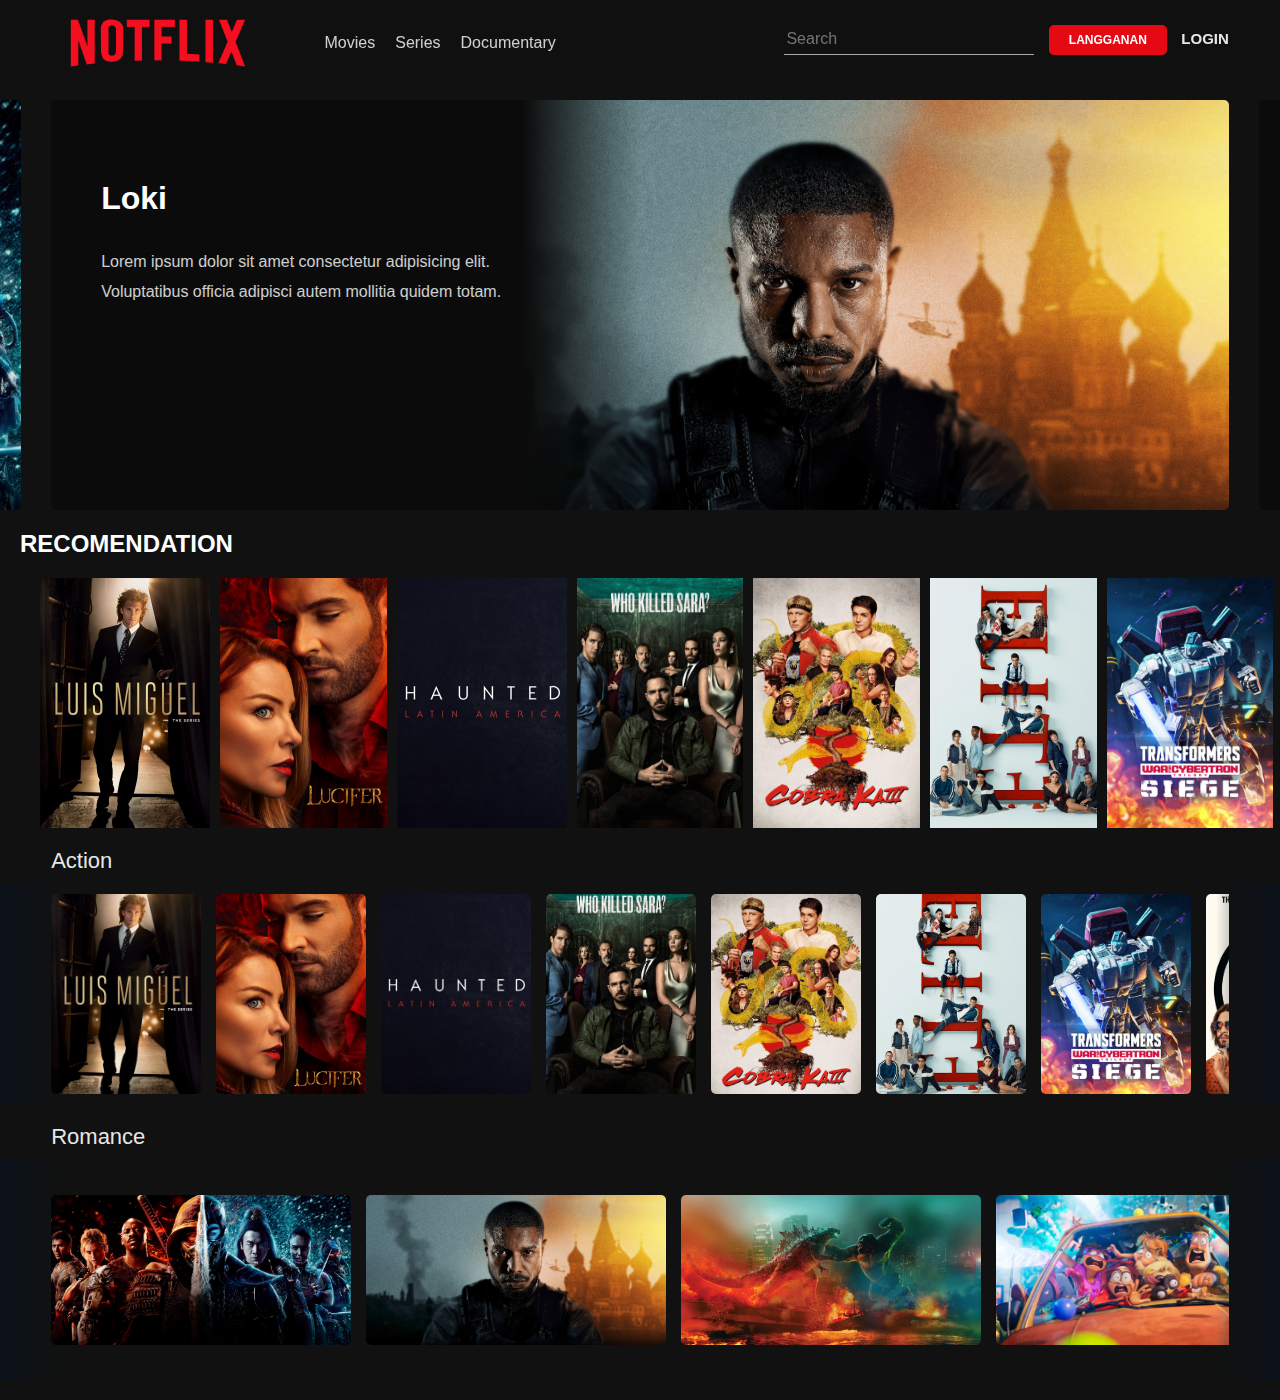
<file: index.html>
<!DOCTYPE html>
<html lang="en">
<head>
    <meta charset="UTF-8">
    <meta http-equiv="X-UA-Compatible" content="IE=edge">
    <meta name="viewport" content="width=device-width, initial-scale=1.0">
    <link rel="stylesheet" href="style.css">
    <script src="https://ajax.googleapis.com/ajax/libs/jquery/3.6.1/jquery.min.js"></script>
    <title>Notflix</title>

</head>
<body>
    <nav class="navbar">
        <img src="Images/notflix.png" alt="" class="logo">
        <ul class="nav-links">
            <li class="nav-items" ><a href="#">movies</a></li>
            <li class="nav-items" ><a href="#">series</a></li>
            <li class="nav-items" ><a href="#">documentary</a></li>
        </ul>
        <div class="right-container">
            <input type="text" class="search-box"  placeholder="search">
            <button class="sub-btn">langganan</button>
            <a href="#" class="login-link">Login</a>
        </div>
    </nav>

    <div class="carousel-container">
        <div class="carousel">
            <!-- <div class="slider">
                <div class="slide-content">
                    <h1 class="movie-title">Qwerty</h1>
                    <p class="movie-desc">Lorem ipsum dolor sit amet, consectetur adipiscing elit, sed do eiusmod tempor incididunt ut labore et dolore magna aliqua. Morbi leo urna molestie at elementum eu facilisis sed odio.</p>

                </div>
                <img src="Images/large-movie1.jpg" alt="">
            </div> -->
        </div>
    </div>

    <div class="row">
        <h2>RECOMENDATION</h2>
        <div class="row_posters">
            <img src="Images/large-movie1.jpg" alt="" class="row_poster row_posterLarge">
            <img src="Images/large-movie2.jpg" alt="" class="row_poster row_posterLarge">
            <img src="Images/large-movie3.jpg" alt="" class="row_poster row_posterLarge">
            <img src="Images/large-movie4.jpg" alt="" class="row_poster row_posterLarge">
            <img src="Images/large-movie5.jpg" alt="" class="row_poster row_posterLarge">
            <img src="Images/large-movie6.jpg" alt="" class="row_poster row_posterLarge">
            <img src="Images/large-movie7.jpg" alt="" class="row_poster row_posterLarge">
            <img src="Images/large-movie8.jpg" alt="" class="row_poster row_posterLarge">
        </div>
    </div>

    <h1 class="title">Action</h1>
    <div class="movie-list">
        <button class="pre-btn" title="btn"><img src="Images/pre.png" alt=""></button>
        <button class="nxt-btn" title="btn"><img src="Images/nxt.png" alt=""></button>
        <div class="card-container">
            <div class="card">
                <img src="Images/large-movie1.jpg" alt="" class="card-img">
                <div class="card-body">
                    <h2 class="name">Movie name</h2>
                    <h6 class="des">Lorem ipsum dolor sit amet consectetur</h6>
                    <button class="watch-btn">Play</button>
                </div>
            </div>
            <div class="card">
                <img src="Images/large-movie2.jpg" alt="" class="card-img">
                <div class="card-body">
                    <h2 class="name">Movie name</h2>
                    <h6 class="des">Lorem ipsum dolor sit amet consectetur</h6>
                    <button class="watch-btn">Play</button>
                </div>
            </div>
            <div class="card">
                <img src="Images/large-movie3.jpg" alt="" class="card-img">
                <div class="card-body">
                    <h2 class="name">Movie name</h2>
                    <h6 class="des">Lorem ipsum dolor sit amet consectetur</h6>
                    <button class="watch-btn">Play</button>
                </div>
            </div>
            <div class="card">
                <img src="Images/large-movie4.jpg" alt="" class="card-img">
                <div class="card-body">
                    <h2 class="name">Movie name</h2>
                    <h6 class="des">Lorem ipsum dolor sit amet consectetur</h6>
                    <button class="watch-btn">Play</button>
                </div>
            </div>
            <div class="card">
                <img src="Images/large-movie5.jpg" alt="" class="card-img">
                <div class="card-body">
                    <h2 class="name">Movie name</h2>
                    <h6 class="des">Lorem ipsum dolor sit amet consectetur</h6>
                    <button class="watch-btn">Play</button>
                </div>
            </div>
            <div class="card">
                <img src="Images/large-movie6.jpg" alt="" class="card-img">
                <div class="card-body">
                    <h2 class="name">Movie name</h2>
                    <h6 class="des">Lorem ipsum dolor sit amet consectetur</h6>
                    <button class="watch-btn">Play</button>
                </div>
            </div>
            <div class="card">
                <img src="Images/large-movie7.jpg" alt="" class="card-img">
                <div class="card-body">
                    <h2 class="name">Movie name</h2>
                    <h6 class="des">Lorem ipsum dolor sit amet consectetur</h6>
                    <button class="watch-btn">Play</button>
                </div>
            </div>
            <div class="card">
                <img src="Images/large-movie8.jpg" alt="" class="card-img">
                <div class="card-body">
                    <h2 class="name">Movie name</h2>
                    <h6 class="des">Lorem ipsum dolor sit amet consectetur</h6>
                    <button class="watch-btn">Play</button>
                </div>
            </div>
            <div class="card">
                <img src="Images/large-movie5.jpg" alt="" class="card-img">
                <div class="card-body">
                    <h2 class="name">Movie name</h2>
                    <h6 class="des">Lorem ipsum dolor sit amet consectetur</h6>
                    <button class="watch-btn">Play</button>
                </div>
            </div>
            <div class="card">
                <img src="Images/large-movie6.jpg" alt="" class="card-img">
                <div class="card-body">
                    <h2 class="name">Movie name</h2>
                    <h6 class="des">Lorem ipsum dolor sit amet consectetur</h6>
                    <button class="watch-btn">Play</button>
                </div>
            </div>
            <div class="card">
                <img src="Images/large-movie7.jpg" alt="" class="card-img">
                <div class="card-body">
                    <h2 class="name">Movie name</h2>
                    <h6 class="des">Lorem ipsum dolor sit amet consectetur</h6>
                    <button class="watch-btn">Play</button>
                </div>
            </div>
            <div class="card">
                <img src="Images/large-movie8.jpg" alt="" class="card-img">
                <div class="card-body">
                    <h2 class="name">Movie name</h2>
                    <h6 class="des">Lorem ipsum dolor sit amet consectetur</h6>
                    <button class="watch-btn">Play</button>
                </div>
            </div>
        </div>
    </div>

    <h1 class="title">Romance</h1>
    <div class="movie-list">
        <button class="pre-btn" title="btn"><img src="Images/pre.png" alt=""></button>
        <button class="nxt-btn" title="btn"><img src="Images/nxt.png" alt=""></button>
        <div class="card-container">
            <div class="card-small">
                <img src="Images/small-movie1.jpg" alt="" class="card-img">
                <div class="card-body-small">
                    <h2 class="name">Movie name</h2>
                    <h6 class="des">Lorem ipsum dolor sit amet consectetur</h6>
                    <button class="watch-btn">Play</button>
                </div>
            </div>
            <div class="card-small">
                <img src="Images/small-movie2.jpg" alt="" class="card-img">
                <div class="card-body-small">
                    <h2 class="name">Movie name</h2>
                    <h6 class="des">Lorem ipsum dolor sit amet consectetur</h6>
                    <button class="watch-btn">Play</button>
                </div>
            </div>
            <div class="card-small">
                <img src="Images/small-movie3.jpg" alt="" class="card-img">
                <div class="card-body-small">
                    <h2 class="name">Movie name</h2>
                    <h6 class="des">Lorem ipsum dolor sit amet consectetur</h6>
                    <button class="watch-btn">Play</button>
                </div>
            </div>
            <div class="card-small">
                <img src="Images/small-movie4.jpg" alt="" class="card-img">
                <div class="card-body-small">
                    <h2 class="name">Movie name</h2>
                    <h6 class="des">Lorem ipsum dolor sit amet consectetur</h6>
                    <button class="watch-btn">Play</button>
                </div>
            </div>
            <div class="card-small">
                <img src="Images/small-movie5.jpg" alt="" class="card-img">
                <div class="card-body-small">
                    <h2 class="name">Movie name</h2>
                    <h6 class="des">Lorem ipsum dolor sit amet consectetur</h6>
                    <button class="watch-btn">Play</button>
                </div>
            </div>
            <div class="card-small">
                <img src="Images/small-movie6.jpg" alt="" class="card-img">
                <div class="card-body-small">
                    <h2 class="name">Movie name</h2>
                    <h6 class="des">Lorem ipsum dolor sit amet consectetur</h6>
                    <button class="watch-btn">Play</button>
                </div>
            </div>
            <div class="card-small">
                <img src="Images/small-movie7.jpg" alt="" class="card-img">
                <div class="card-body-small">
                    <h2 class="name">Movie name</h2>
                    <h6 class="des">Lorem ipsum dolor sit amet consectetur</h6>
                    <button class="watch-btn">Play</button>
                </div>
            </div>
            <div class="card-small">
                <img src="Images/small-movie8.jpg" alt="" class="card-img">
                <div class="card-body-small">
                    <h2 class="name">Movie name</h2>
                    <h6 class="des">Lorem ipsum dolor sit amet consectetur</h6>
                    <button class="watch-btn">Play</button>
                </div>
            </div>
            <div class="card-small">
                <img src="Images/small-movie5.jpg" alt="" class="card-img">
                <div class="card-body-small">
                    <h2 class="name">Movie name</h2>
                    <h6 class="des">Lorem ipsum dolor sit amet consectetur</h6>
                    <button class="watch-btn">Play</button>
                </div>
            </div>
            <div class="card-small">
                <img src="Images/small-movie6.jpg" alt="" class="card-img">
                <div class="card-body-small">
                    <h2 class="name">Movie name</h2>
                    <h6 class="des">Lorem ipsum dolor sit amet consectetur</h6>
                    <button class="watch-btn">Play</button>
                </div>
            </div>
            <div class="card-small">
                <img src="Images/small-movie7.jpg" alt="" class="card-img">
                <div class="card-body-small">
                    <h2 class="name">Movie name</h2>
                    <h6 class="des">Lorem ipsum dolor sit amet consectetur</h6>
                    <button class="watch-btn">Play</button>
                </div>
            </div>
            <div class="card-small">
                <img src="Images/small-movie8.jpg" alt="" class="card-img">
                <div class="card-body-small">
                    <h2 class="name">Movie name</h2>
                    <h6 class="des">Lorem ipsum dolor sit amet consectetur</h6>
                    <button class="watch-btn">Play</button>
                </div>
            </div>
        </div>
    </div>
    <script src="index.js"></script>
</body>
</html>
</file>
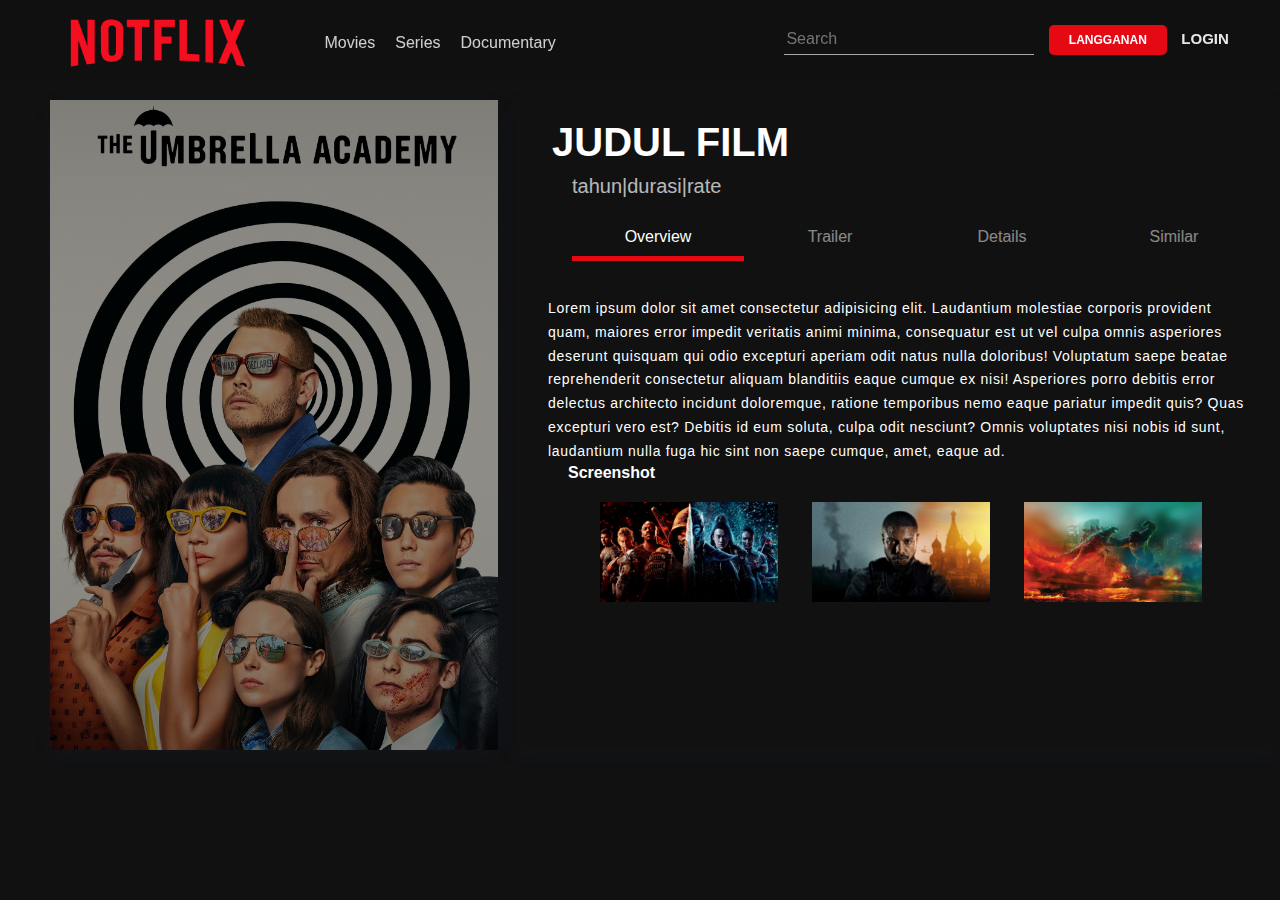
<file: detail.html>
<!DOCTYPE html>
<html lang="en">
    <head>
        <meta charset="UTF-8">
        <meta http-equiv="X-UA-Compatible" content="IE=edge">
        <meta name="viewport" content="width=device-width, initial-scale=1.0">
        <link rel="stylesheet" href="styleDetail.css">
        <script src="https://ajax.googleapis.com/ajax/libs/jquery/3.6.1/jquery.min.js"></script>
        <title>Judul Film</title>
    </head>
    <body class="body">
        <nav class="navbar">
            <img src="Images/notflix.png" alt="" class="logo">
            <ul class="nav-links">
                <li class="nav-items" ><a href="#">movies</a></li>
                <li class="nav-items" ><a href="#">series</a></li>
                <li class="nav-items" ><a href="#">documentary</a></li>
            </ul>
            <div class="right-container">
                <input type="text" class="search-box"  placeholder="search">
                <button class="sub-btn">langganan</button>
                <a href="#" class="login-link">Login</a>
            </div>
        </nav>
        <div class="carousel-container">
            <div class="card-left">
                <img class="poster" src="Images/large-movie8.jpg" alt="">
            </div>
            <div class="card">
                <div class="card-body">
                <div class="top-detail">
                    <h2>JUDUL FILM</h2>
                    <p>tahun|durasi|rate</p>
                    <ul class="top-menu">
                        <li>
                        <a href="#" class="tab active" data-id="overview">
                            <span class="icon"><i class="overview"></i></span>
                            <span class="text">overview</span>
                        </a>
                        </li>
                        <li>
                        <a href="#" class="tab" data-id="trailer">
                            <span class="icon"><i class="trailer"></i></span>
                            <span class="text">Trailer</span>
                        </a>
                        </li>
                        <li>
                        <a href="#" class="tab" data-id="details">
                            <span class="icon"><i class="detailse"></i></span>
                            <span class="text">Details</span>
                        </a>
                        </li>
                        <li>
                        <a href="#" class="tab" data-id="similar">
                            <span class="icon"><i class="similar"></i></span>
                            <span class="text">Similar</span>
                        </a>
                        </li>
                    </ul>
                </div>
                
        
                <div class="tab-content">
                    <div class="tab-pane active" id="overview">
                    <p>
                        Lorem ipsum dolor sit amet consectetur adipisicing elit.
                        Laudantium molestiae corporis provident quam, maiores error
                        impedit veritatis animi minima, consequatur est ut vel culpa omnis
                        asperiores deserunt quisquam qui odio excepturi aperiam odit natus
                        nulla doloribus! Voluptatum saepe beatae reprehenderit consectetur
                        aliquam blanditiis eaque cumque ex nisi! Asperiores porro debitis
                        error delectus architecto incidunt doloremque, ratione temporibus
                        nemo eaque pariatur impedit quis? Quas excepturi vero est? Debitis
                        id eum soluta, culpa odit nesciunt? Omnis voluptates nisi nobis id
                        sunt, laudantium nulla fuga hic sint non saepe cumque, amet, eaque
                        ad.
                        <div class="row">
                            <h4>Screenshot</h4>
                            <div class="row_posters">
                                <img src="Images/small-movie1.jpg" alt="" class="row_poster ">
                                <img src="Images/small-movie2.jpg" alt="" class="row_poster ">
                                <img src="Images/small-movie3.jpg" alt="" class="row_poster ">
                                
                            </div>
                        </div>
                    </p>
                    </div>
                    <div class="tab-pane" id="trailer">
                    <p>
                        <iframe width="100%" height="450" src="https://www.youtube.com/embed/0DAmWHxeoKw" 
                        title="YouTube video player" frameborder="0" 
                        allow="accelerometer; autoplay; clipboard-write; encrypted-media; gyroscope; picture-in-picture" 
                        allowfullscreen></iframe>
                    </p>
                    </div>
                    <div class="tab-pane" id="details">
                    <p>
                        Lorem ipsum dolor sit amet, consectetur adipisicing elit. Adipisci
                        ut repudiandae enim consequatur rerum voluptates rem obcaecati est
                        sunt quas totam, quis, quae quibusdam eos molestias saepe tempora
                        delectus ullam eaque iure architecto sequi vero laboriosam.
                        Similique iure, earum molestias sapiente sed voluptatum sunt ipsum
                        repellendus. Vitae eum ipsa voluptas, minima ut, iusto sapiente
                        similique quaerat in, ratione eius numquam suscipit sed aperiam
                        inventore fugit aliquid veniam cum dicta! Ipsa autem, repellat
                        fugiat in quo voluptates animi maiores esse beatae repudiandae
                        repellendus delectus laborum totam corrupti accusantium aut quidem
                        culpa mollitia dolorem harum laboriosam distinctio! Aliquam
                        debitis iste cum molestiae.
                    </p>
                    </div>
                    <div class="tab-pane" id="similar">
                        <div class="row">
                            <div class="row_posters">
                                <img src="Images/large-movie1.jpg" alt="" class="row_poster row_posterLarge">
                                <img src="Images/large-movie2.jpg" alt="" class="row_poster row_posterLarge">
                                <img src="Images/large-movie3.jpg" alt="" class="row_poster row_posterLarge">
                                <img src="Images/large-movie4.jpg" alt="" class="row_poster row_posterLarge">
                                <img src="Images/large-movie5.jpg" alt="" class="row_poster row_posterLarge">
                                <img src="Images/large-movie6.jpg" alt="" class="row_poster row_posterLarge">
                                <img src="Images/large-movie7.jpg" alt="" class="row_poster row_posterLarge">
                                <img src="Images/large-movie8.jpg" alt="" class="row_poster row_posterLarge">
                            </div>
                        </div>
                    </div>
                </div>
                </div>
            </div>
        </div>
        <script src="detail.js"></script>
    </body>
</html>
</file>
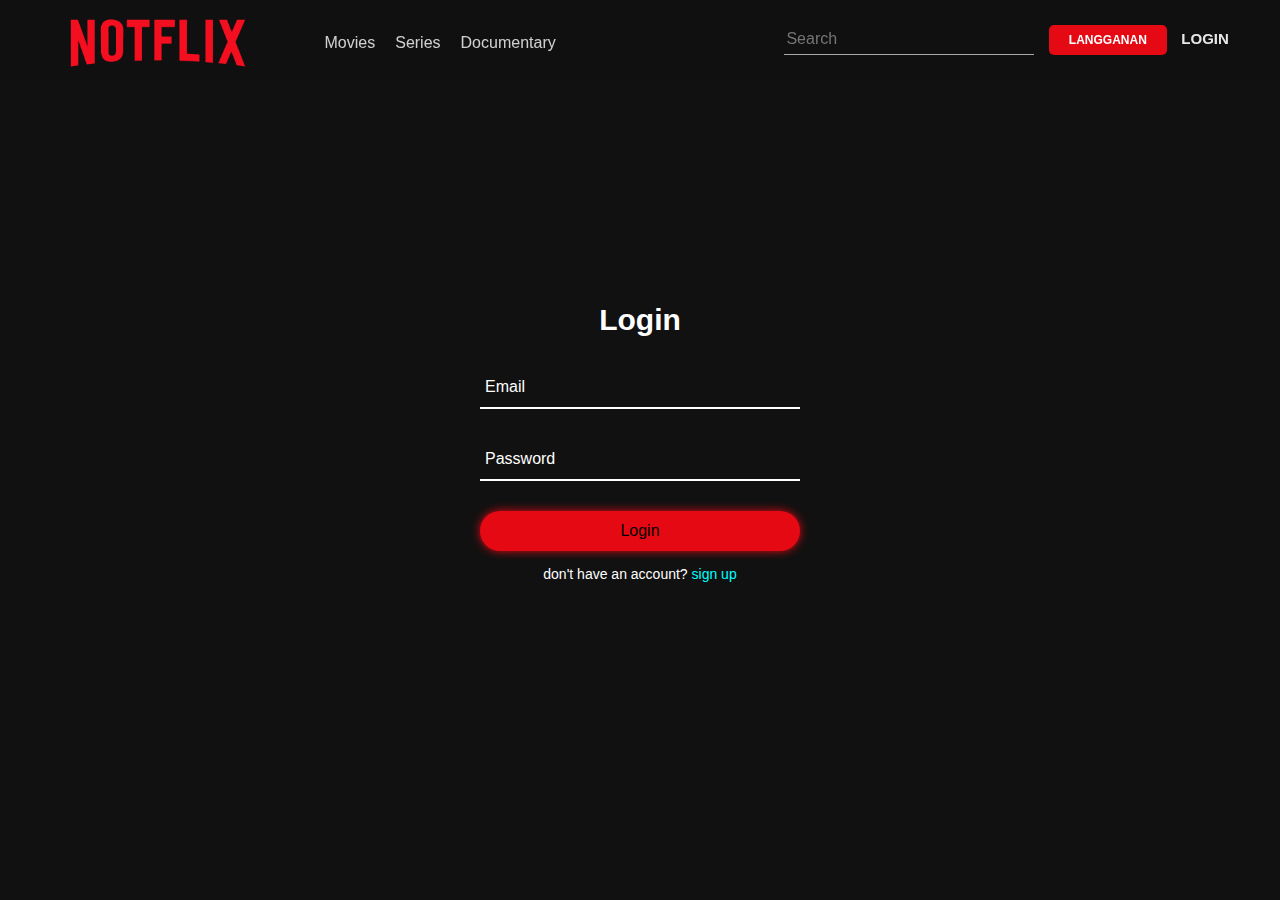
<file: login.html>
<!DOCTYPE html>
<html lang="en">
<head>
    <meta charset="UTF-8">
    <meta http-equiv="X-UA-Compatible" content="IE=edge">
    <meta name="viewport" content="width=device-width, initial-scale=1.0">
    <script src="https://ajax.googleapis.com/ajax/libs/jquery/3.6.1/jquery.min.js"></script>
    <link rel="stylesheet" href="styleLogin.css">
    <title>Login</title>
</head>
<body>
    <nav class="navbar">
        <img src="Images/notflix.png" alt="" class="logo">
        <ul class="nav-links">
            <li class="nav-items" ><a href="#">movies</a></li>
            <li class="nav-items" ><a href="#">series</a></li>
            <li class="nav-items" ><a href="#">documentary</a></li>
        </ul>
        <div class="right-container">
            <input type="text" class="search-box"  placeholder="search">
            <button class="sub-btn">langganan</button>
            <a href="#" class="login-link">Login</a>
        </div>
    </nav>
    <div class="container">
        <div class="form sign-in">
            <form action="">
                <h2>Login</h2>
                <div class="input-group">
                    <input type="email" required>
                    <label for="">Email</label>
                </div>
                <div class="input-group">
                    <input type="password" required>
                    <label for="">Password</label>
                </div>
                <button class="submit-btn" type="submit">Login</button>
                <div class="signup-link">
                    <p>don't have an account? <a href="#" class="signup-link">sign up</a></p>
                </div>
            </form>
        </div>
        <div class="form sign-up">
            <form action="">
                <h2>Sign Up</h2>
                <div class="input-group">
                    <input class="email-input" type="email" required>
                    <label for="">Email</label>
                </div>
                <div class="input-group">
                    <input class="password-input" type="password" required>
                    <label for="">Password</label>
                </div>
                <div class="input-group">
                    <input type="password" required>
                    <label for="">Confirm Password</label>
                </div>
                <button class="submit-btn" type="submit">Sign Up</button>
                <div class="signup-link">
                    <p>already have an account? <a href="#" class="signin-link">sign in</a></p>
                </div>
            </form>
        </div>
    </div>
    <script src="login.js"></script>
</body>
</html>
</file>
<file: style.css>
*{
    margin: 0;
    box-sizing: border-box;
}
body{
    font-family: Arial, Helvetica, sans-serif;
    background-color: #111;
    position: relative;
}

.navbar {
    width: 100%;
    height: 80px;
    position: fixed;
    top: 0;
    left: 0;
    padding: 0 4%;
    background: rgba(17, 17, 17, 0.9);
    z-index: 9;
    display: flex;
    align-items: center;
}

.logo{
    height: 120px;
}

.nav-links{
    margin-top: 5px;
    display: flex;
    list-style: none;
}

.nav-items a{
    text-decoration: none;
    margin-left: 20px;
    text-transform: capitalize;
    color: white;
    opacity: 0.8;
}

.right-container{
    display: block;
    margin-left: auto;
}

.search-box{
    border: none;
    border-bottom: 1px solid #aaa;
    background: transparent;
    outline: none;
    height: 30px;
    color: #fff;
    width: 250px;
    text-transform: capitalize;
    font-size: 16px;
    font-weight: 500;
    transition: 0.5s;
}

.search-box:focus{
    width: 400px;
    border-color: #e50914;
}

.sub-btn{
    background: #e50914;
    height: 30px;
    padding: 0 20px;
    color: #fff;
    border-radius: 5px;
    border: none;
    outline: none;
    text-transform: uppercase;
    font-weight: 700;
    font-size: 12px;
    margin: 0 10px;
}

.login-link{
    color: #fff;
    opacity: 0.9;
    text-transform: uppercase;
    font-size: 15px;
    font-weight: 700;
    text-decoration: none;
}

.carousel-container{
    position: relative;
    width: 100%;
    height: 450px;
    padding: 20px 0;
    overflow-x: hidden;
    margin-top: 80px;
}

.carousel{
    display: flex;
    width: 92%;
    height: 100%;
    position: relative;
    margin: auto;
}

.slider{
    flex: 0 0 auto;
    margin-right: 30px;
    position: relative;
    background: rgba(0,0,0,0.5);
    border-radius: 5px;
    width: 100%;
    height: 100%;
    left: 0;
    transition: 1s;
    overflow: hidden;
}

.slider img{
    width: 70%;
    min-height: 100%;
    object-fit: cover;
    display: block;
    margin-left: auto;
}

.slide-content{
    position: absolute;
    width: 50%;
    height: 100%;
    z-index: 2;
    background: linear-gradient(to right, rgb(11, 11, 11) 80%, #10070700);
    color: #fff;
}

.movie-title{
    padding-left: 50px;
    text-transform: capitalize;
    margin-top: 80px;
}

.movie-desc{
    width: 80%;
    line-height: 30px;
    padding-left: 50px;
    margin-top: 30px;
    opacity: 0.8;
}

.row_poster{
    width: 100%;
    object-fit: contain;
    max-height: 100px;
    margin-right: 10px;
    transition: transform 450ms;
}

.row_posters {
    display: flex;
    overflow-y: hidden;
    overflow-x: scroll;
    padding: 20px;
}

.row_poster:hover{
    transform: scale(1.08);
}

.row_posters::-webkit-scrollbar {
    display: none;
}

.row_posterLarge {
    max-height: 250px;
}

.row_posterLarge:hover {
    transform: scale(1.09);
}

.row {
    color: white;
    margin-left: 20px;
}

.title{
    color: #fff;
    opacity: 0.9;
    padding-left: 4%;
    text-transform: capitalize;
    font-size: 22px;
    font-weight: 500;
}

.movie-list{
    width: 100%;
    height: 220px;
    position: relative;
    margin: 10px 0 20px;
}

.card-container{
    position: relative;
    width: 92%;
    padding-left: 0;
    height: 220px;
    display: flex;
    margin: 0 auto;
    align-items: center;
    overflow-x: auto;
    overflow-y: visible;
    scroll-behavior: smooth;
}

.card-container::-webkit-scrollbar{
    display: none;
}

.card{
    position: relative;
    min-width: 150px;
    width: 150px;
    height: 200px;
    border-radius: 5px;
    overflow: hidden;
    margin-right: 15px;
    transition: .5s;
}

.card-img{
    width: 100%;
    height: 100%;
    object-fit: cover;
}

.card:hover{
    transform: scale(1.1);
}

.card:hover .card-body{
    opacity: 1;
}

.card-body{
    opacity: 0;
    width: 100%;
    height: 100%;
    position: absolute;
    top: 0;
    left: 0;
    z-index: 2;
    background: linear-gradient(to bottom, rgba(4,8,15,0),#192133 90% );
    padding: 10px;
    transition: 0.5s;
}

.name{
    color: #fff;
    font-size: 15px;
    font-weight: 500;
    text-transform: capitalize;
    margin-bottom: 60%;
}

.des{
    color: #fff;
    opacity: 0.8;
    margin: 5px 0;
    font-weight: 500;
    font-size: 12px;
}

.watch-btn{
    position: relative;
    width: 100%;
    text-transform: capitalize;
    background: none;
    border: none;
    font-weight: 500;
    text-align: right;
    color: rgba(225,225,225,0.5);
    margin: 5px 0;
    cursor: pointer;
    padding: 10px 5px;
    border-radius: 5px;
}

.watch-btn::before{
    content: '';
    position: absolute;
    top: 0;
    left: -5px;
    height: 35px;
    width: 35px;
    background-image: url(Images/play.png);
    background-size: cover;
    transform: scale(0.4);
}

.watch-btn:hover{
    color: #fff;
    background: rgba(225,225,225,0.1);
}

.pre-btn,
.nxt-btn{
    position: absolute;
    top: 0;
    width: 5%;
    height: 100%;
    z-index: 2;
    border: none;
    cursor: pointer;
    outline: none;
}

.pre-btn{
    left: 0;
    background: linear-gradient(to right, #0c111b 0%, #0c111b00);
}

.nxt-btn{
    right: 0;
    background: linear-gradient(to left, #0c111b 0%, #0c111b00);
}

.pre-btn img,
.nxt-btn img{
    width: 15px;
    height: 20px;
    opacity: 0;
}

.pre-btn:hover img,
.nxt-btn:hover img{
    opacity: 1;
}

.card-small{
    position: relative;
    min-width: 300px;
    width: 300px;
    height: 150px;
    border-radius: 5px;
    overflow: hidden;
    margin-right: 15px;
    transition: .5s;
}
.card-img{
    width: 100%;
    height: 100%;
    object-fit: cover;
}

.card-small:hover{
    transform: scale(1.1);
}

.card-small:hover .card-body-small{
    opacity: 1;
}

.card-body-small{
    opacity: 0;
    width: 100%;
    height: 100%;
    position: absolute;
    top: 0;
    left: 0;
    z-index: 2;
    background: linear-gradient(to bottom, rgba(4,8,15,0),#192133 90% );
    padding: 10px;
    transition: 0.5s;
}

.name{
    color: #fff;
    font-size: 15px;
    font-weight: 500;
    text-transform: capitalize;
    margin-bottom: 60%;
}

.des{
    color: #fff;
    opacity: 0.8;
    margin: 5px 0;
    font-weight: 500;
    font-size: 12px;
}

.watch-btn{
    position: relative;
    width: 100%;
    text-transform: capitalize;
    background: none;
    border: none;
    font-weight: 500;
    text-align: right;
    color: rgba(225,225,225,0.5);
    margin: 5px 0;
    cursor: pointer;
    padding: 10px 5px;
    border-radius: 5px;
}

.watch-btn::before{
    content: '';
    position: absolute;
    top: 0;
    left: -5px;
    height: 35px;
    width: 35px;
    background-image: url(Images/play.png);
    background-size: cover;
    transform: scale(0.4);
}

.watch-btn:hover{
    color: #fff;
    background: rgba(225,225,225,0.1);
}

.pre-btn,
.nxt-btn{
    position: absolute;
    top: 0;
    width: 5%;
    height: 100%;
    z-index: 2;
    border: none;
    cursor: pointer;
    outline: none;
}

.pre-btn{
    left: 0;
    background: linear-gradient(to right, #0c111b 0%, #0c111b00);
}

.nxt-btn{
    right: 0;
    background: linear-gradient(to left, #0c111b 0%, #0c111b00);
}

.pre-btn img,
.nxt-btn img{
    width: 15px;
    height: 20px;
    opacity: 0;
}

.pre-btn:hover img,
.nxt-btn:hover img{
    opacity: 1;
}
</file>
<file: styleDetail.css>
*{
    margin: 0;
    box-sizing: border-box;
}
body{
    font-family: Arial, Helvetica, sans-serif;
    background-color: #111;
    position: relative;
}

.carousel-container{
    display: flex;
    position: relative;
    width: 100%;
    max-height: 690px;
    padding: 20px 0;
    overflow-x: hidden;
    margin-top: 80px;
}
.navbar {
    width: 100%;
    height: 80px;
    position: fixed;
    top: 0;
    left: 0;
    padding: 0 4%;
    background: rgba(17, 17, 17, 0.9);
    z-index: 9;
    display: flex;
    align-items: center;
}

.logo{
  height: 120px;
}

.nav-links{
    margin-top: 5px;
    display: flex;
    list-style: none;
}

.nav-items a{
    text-decoration: none;
    margin-left: 20px;
    text-transform: capitalize;
    color: white;
    opacity: 0.8;
}

.right-container{
    display: block;
    margin-left: auto;
}

.search-box{
    border: none;
    border-bottom: 1px solid #aaa;
    background: transparent;
    outline: none;
    height: 30px;
    color: #fff;
    width: 250px;
    text-transform: capitalize;
    font-size: 16px;
    font-weight: 500;
    transition: 0.5s;
}

.search-box:focus{
    width: 400px;
    border-color: #e50914;
}

.sub-btn{
    background: #e50914;
    height: 30px;
    padding: 0 20px;
    color: #fff;
    border-radius: 5px;
    border: none;
    outline: none;
    text-transform: uppercase;
    font-weight: 700;
    font-size: 12px;
    margin: 0 10px;
}

.login-link{
    color: #fff;
    opacity: 0.9;
    text-transform: uppercase;
    font-size: 15px;
    font-weight: 700;
    text-decoration: none;
}
 
.card-left{
    width: 35%;
    position: relative;
    margin-left: 50px;
    margin-right: auto;
    background-color: #111;
    border-radius: 8px;
    box-shadow: 1px 5px 24px 0 rgba(68, 102, 242, 0.05);
  }

.poster{
    height: 100%;
    width: 100%;
    object-fit: cover;
    background-image: linear-gradient(to bottom right, red, yellow);
}

.card-left:before {
  content: '';
  position:absolute;
  top:0;
  left: 0;
  right: 0;
  bottom: 0;
  background: linear-gradient(to bottom, rgba(0,0,0,0) 0%,rgba(0,0,0,0.5) 100%);
  z-index: 1;
}

.card-left:after {
  content: '';
  position:absolute;
  top:0;
  left: 0;
  right: 0;
  bottom: 0;
  background: linear-gradient(to top, rgba(0,0,0,0) 0%,rgba(0,0,0,0.5) 100%);
  z-index: 1;
}

.card {
    width: 60%;
    display: block;
    margin-left: auto;
    border-radius: 8px;
    box-shadow: 1px 5px 24px 0 rgba(68, 102, 242, 0.05);
  }

  .top-detail h2{
    color: #fff;
    margin-left: 20px;
    text-transform: capitalize;
    font-size: 40px;
  }

  .top-detail p{
    color: #fff;
    margin-top: 10px;
    margin-left: 40px;
    opacity: 0.7;
    font-size: 20px;
  }
  
  .card p{
    color: #fff;
  }
  .card .card-body {
    padding: 20px;
  }
  
  .card .card-body .top-menu {
    display: flex;
    flex-wrap: wrap;
    padding-bottom: 20px;
    border-bottom: 0;
  }
  
  .card .card-body .top-menu li {
    flex-basis: 0;
    flex-grow: 1;
    text-align: center;
    list-style: none;
    margin-top: 20px;
  }
  
  .card .card-body .top-menu li a {
    display: block;
    padding: 10px 15px;
    color: #ffffff;
    text-decoration: none;
    text-transform: capitalize;
    transition: all 0.15s ease-in-out;
    opacity: 0.5;
  }
  
  .card .card-body .top-menu li a.active {
    color: #ffffff;
    background-color: #e5091400;
    border-bottom: 5px solid #e50914;
    opacity: 1;
    transition: 0.5s;
  }
  
  .card .card-body .top-menu li a span.icon {
    display: none;
  }
  
  .card .card-body .top-menu li a span.text {
    display: block;
  }
  
  .card .tab-content {
    padding: 16px;
  }
  
  .card .tab-content .tab-pane {
    display: none;
    transition: 1s;
  }
  
  .card .tab-content .tab-pane.active {
    display: block;
    transition: 1s;
  }
  
  .card .tab-content .tab-pane p {
    font-size: 14px;
    line-height: 1.7;
    letter-spacing: 0.7px;
  }
  
  /* Let's write the media query */
  @media (max-width: 575px) {
    .card .card-body .top-menu li a span.icon {
      display: block;
    }
  
    .card .card-body .top-menu li a span.text {
      display: none;
    }
  }

  .row_poster{
    width: 100%;
    object-fit: contain;
    max-height: 100px;
    margin-right: 10px;
    transition: transform 450ms;
}

.row_posters {
    display: flex;
    overflow-y: hidden;
    overflow-x: scroll;
    padding: 20px;
}

.row_poster:hover{
    transform: scale(1.08);
}

.row_posters::-webkit-scrollbar {
    display: none;
}

.row_posterLarge {
    max-height: 250px;
}

.row_posterLarge:hover {
    transform: scale(1.09);
}

.row {
    color: white;
    margin-left: 20px;
}
</file>
<file: styleLogin.css>
*{
    margin: 0;
    box-sizing: border-box;
}
body{
    font-family: Arial, Helvetica, sans-serif;
    background-color: #111;
    display: flex;
    justify-content: center;
    align-items: center;
    min-height: 100vh;
}

.container:hover{
    box-shadow: 0 0 30px #e50914;
}
.navbar {
    width: 100%;
    height: 80px;
    position: fixed;
    top: 0;
    left: 0;
    padding: 0 4%;
    background: rgba(17, 17, 17, 0.9);
    z-index: 9;
    display: flex;
    align-items: center;
}

.logo{
    height: 120px;
}

.nav-links{
    margin-top: 5px;
    display: flex;
    list-style: none;
}

.nav-items a{
    text-decoration: none;
    margin-left: 20px;
    text-transform: capitalize;
    color: white;
    opacity: 0.8;
}

.right-container{
    display: block;
    margin-left: auto;
}

.search-box{
    border: none;
    border-bottom: 1px solid #aaa;
    background: transparent;
    outline: none;
    height: 30px;
    color: #fff;
    width: 250px;
    text-transform: capitalize;
    font-size: 16px;
    font-weight: 500;
    transition: 0.5s;
}

.search-box:focus{
    width: 400px;
    border-color: #e50914;
}

.sub-btn{
    background: #e50914;
    height: 30px;
    padding: 0 20px;
    color: #fff;
    border-radius: 5px;
    border: none;
    outline: none;
    text-transform: uppercase;
    font-weight: 700;
    font-size: 12px;
    margin: 0 10px;
}

.login-link{
    color: #fff;
    opacity: 0.9;
    text-transform: uppercase;
    font-size: 15px;
    font-weight: 700;
    text-decoration: none;
}

.container{
    position: relative;
    width: 400px;
    height: 500px;
    border-radius: 20px;
    padding: 40px;
    transition: 1s;
}

.container.active .form.sign-in{
    display: none;
}

.container.active .form.sign-up{
    display: flex;
}

.container .form.sign-up{
    display: none;
}
.form{
    display: flex;
    justify-content: center;
    align-items: center;
    width: 100%;
    height: 100%;
    transition: 1s ;
}
h2{
    font-size: 30px;
    color: #fff;
    text-align: center;
}

.input-group{
    position: relative;
    margin: 30px 0;
    border-bottom: 2px solid rgb(255, 255, 255);
}

.input-group label{
    position: absolute;
    top: 50%;
    left: 5px;
    transform: translateY(-50%);
    font-size: 16px;
    color: #fff;
    pointer-events: none;
    transition: 0.5s;
}
.input-group input{
    width: 320px;
    height: 40px;
    font-size: 16px;
    color: #fff;
    padding: 0 5px;
    background: transparent;
    border: none;
    outline: none;
}

.email-input:focus, .password-input:focus{
    border-color: #e50914;
}

.input-group input:focus~label,
.input-group input:valid~label{
    top: -5px;
}

.submit-btn{
    position: relative;
    width: 100%;
    height: 40px;
    background: #e50914;
    box-shadow: 0 0 10px #e50914;
    font-size: 16px;
    color: black;
    font-weight: 500;
    cursor: pointer;
    border-radius: 30px;
    border: none;
    outline: none;
}

.signup-link{
    font-size: 14px;
    text-align: center;
    margin: 15px 0;
}

.signup-link p{
    color: #fff;
}

.signup-link p a{
    color: aqua;
    text-decoration: none;
    font-weight: 500;
}

.signup-link p a:hover{
    text-decoration: underline;
}
</file>
